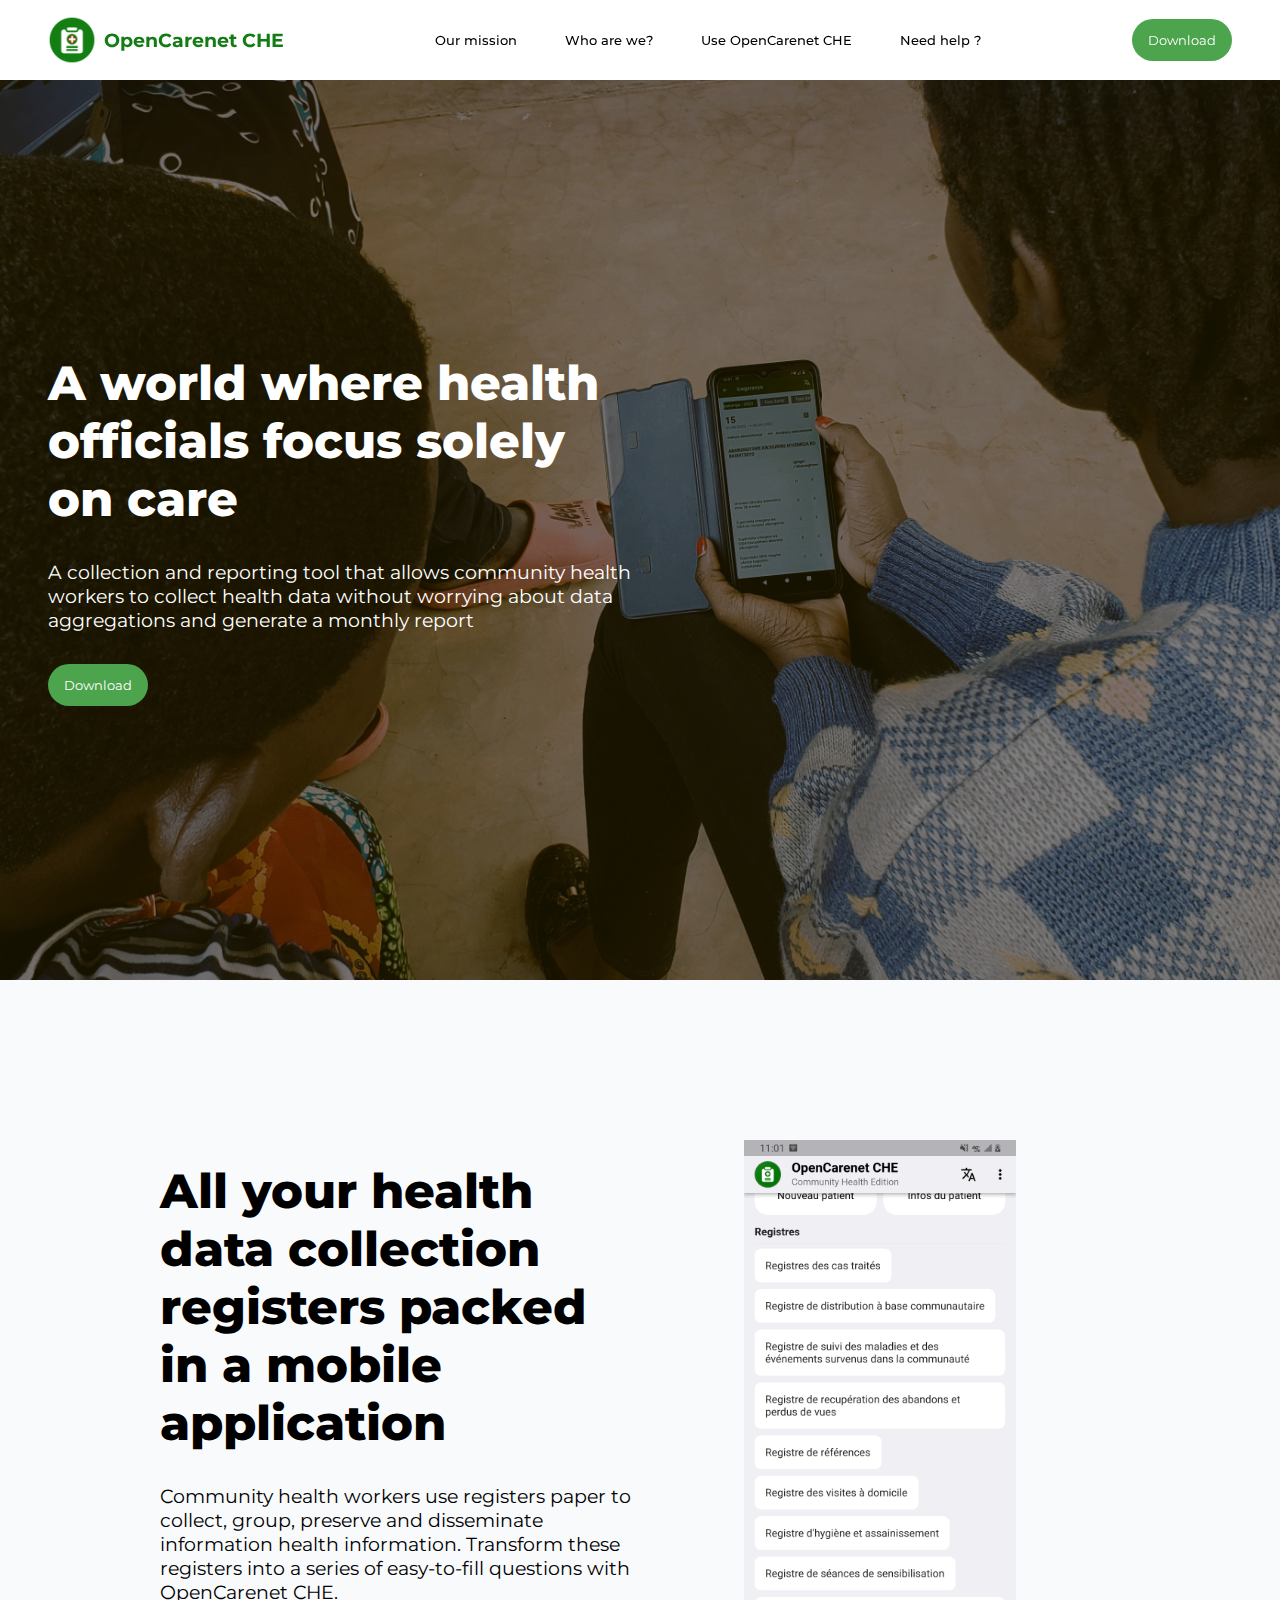
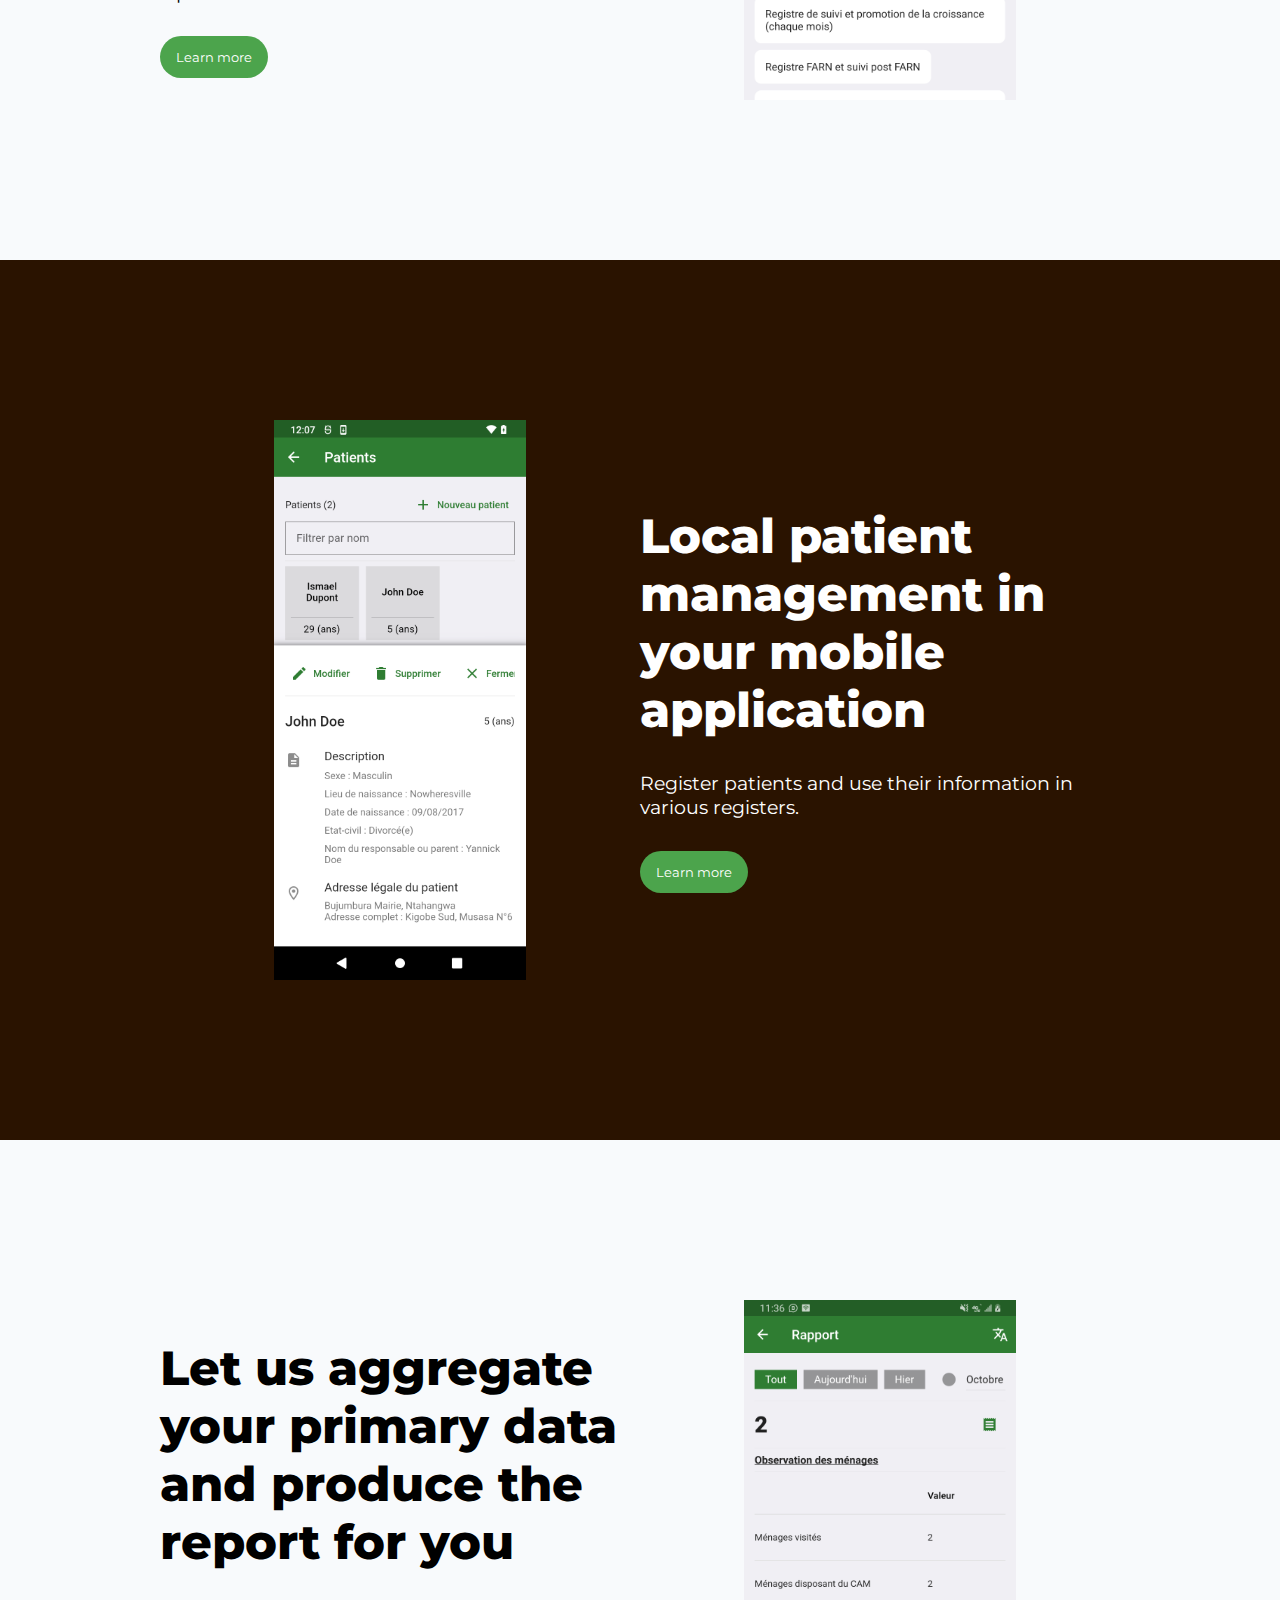
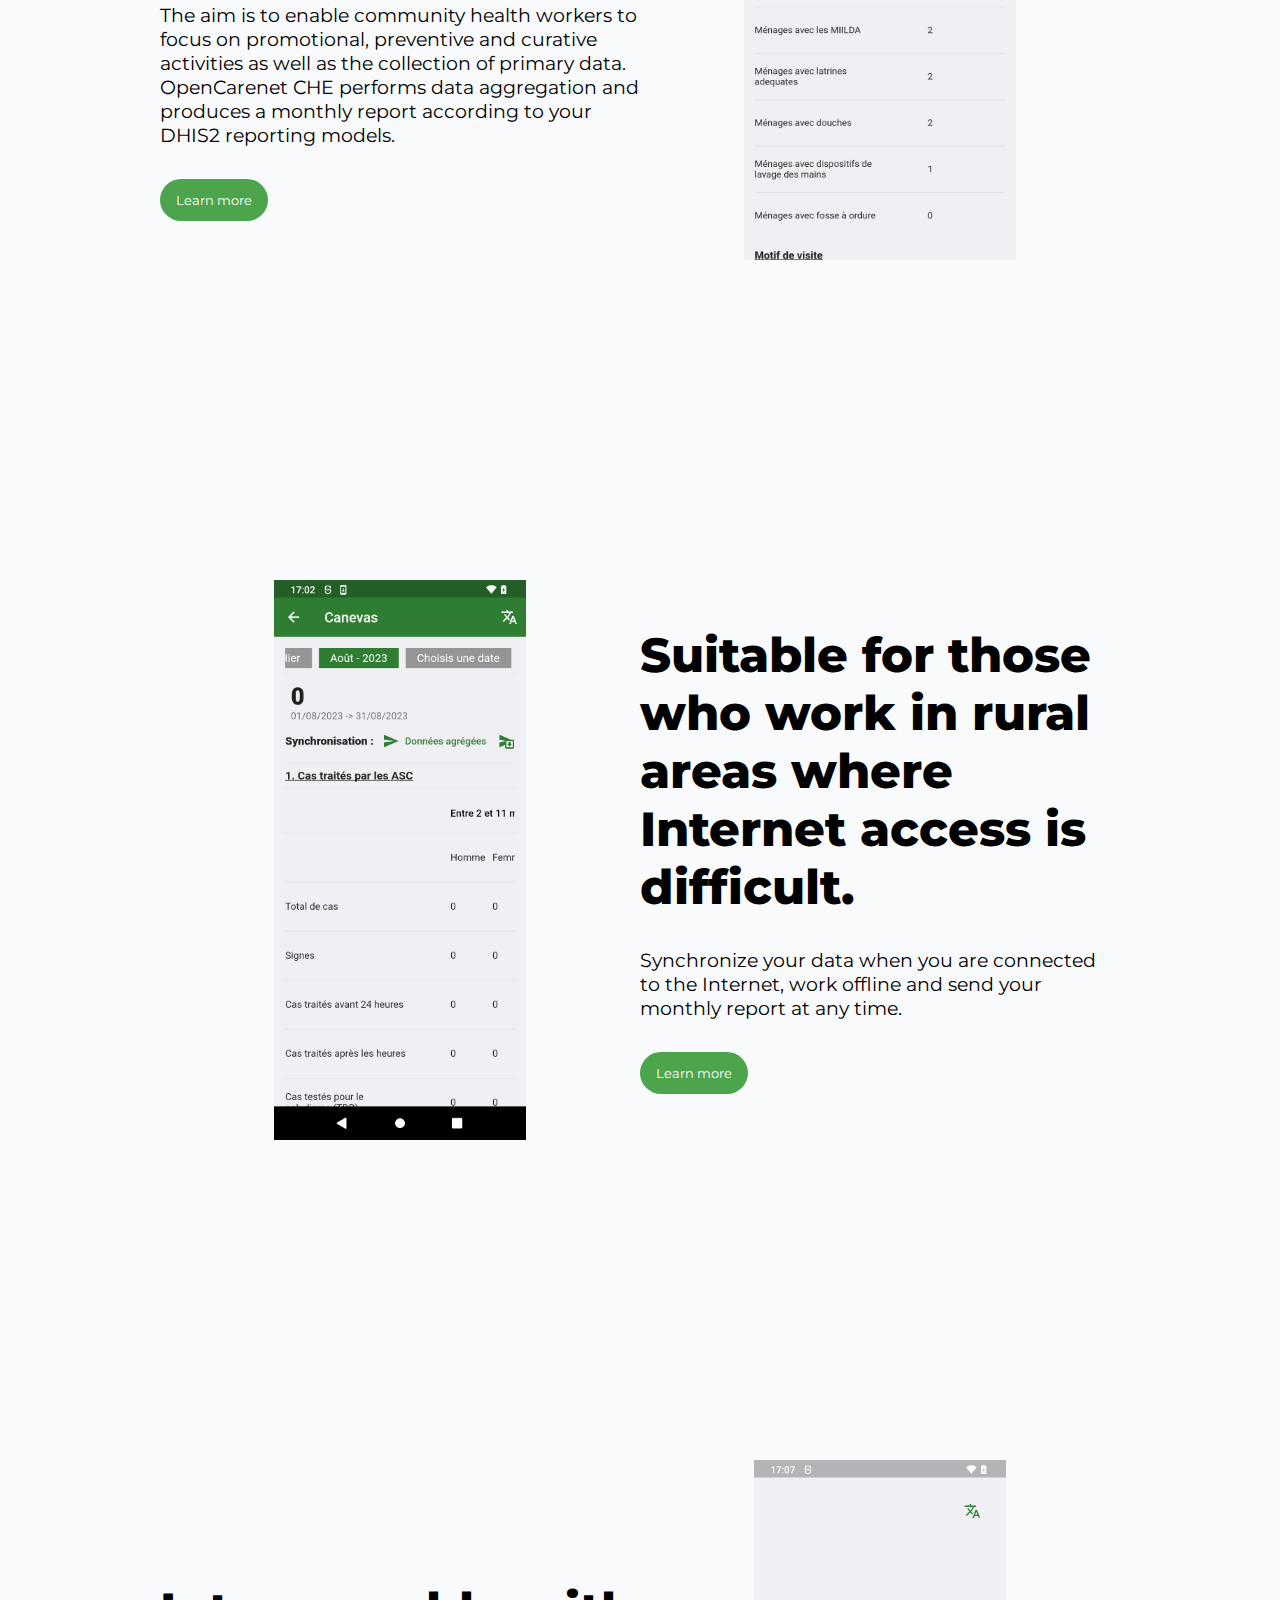
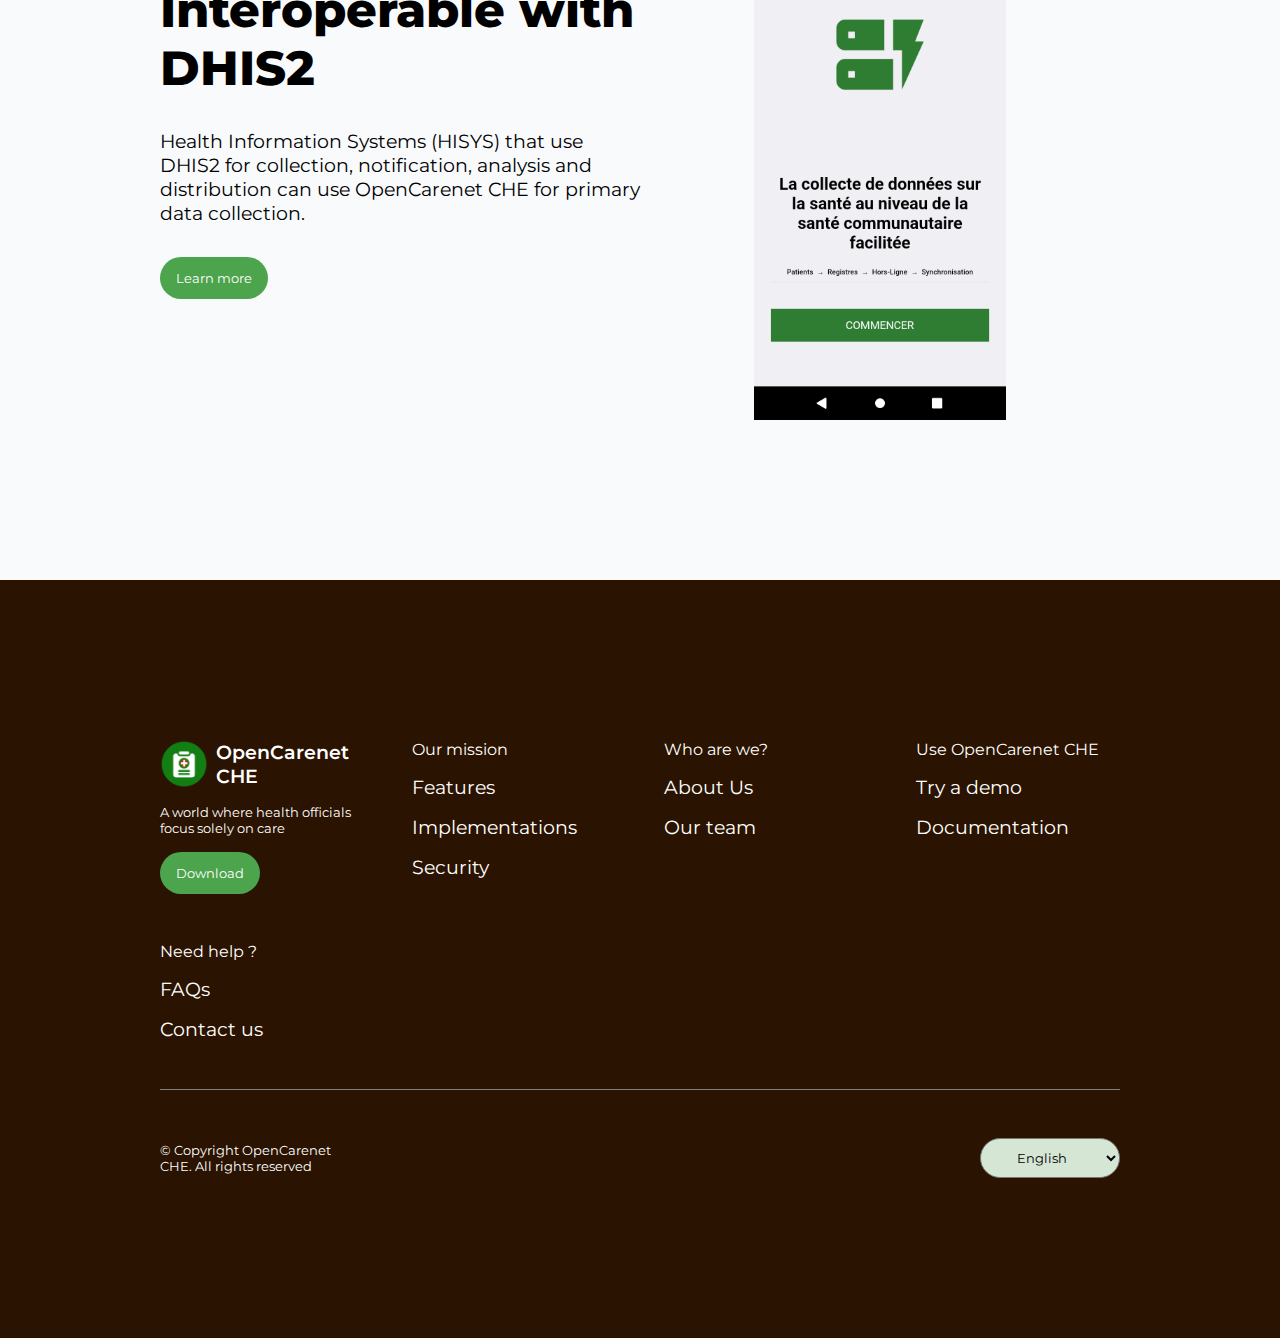
<file: index.html>
<!DOCTYPE html>
<html lang="en">
  <head>
    <title id="title">
      A world where health officials focus solely on care
    </title>
    <meta charset="UTF-8" />
    <meta name="viewport" content="width=device-width, initial-scale=1" />
    <link href="./style.css" rel="stylesheet" />
    <link
      rel="apple-touch-icon"
      sizes="180x180"
      href="./favicon/apple-touch-icon.png"
    />
    <link
      rel="icon"
      type="image/png"
      sizes="32x32"
      href="./favicon/favicon-32x32.png"
    />
    <link
      rel="icon"
      type="image/png"
      sizes="16x16"
      href="./favicon/favicon-16x16.png"
    />
    <link rel="manifest" href="./favicon/site.webmanifest" />
    <meta
      id="description"
      name="description"
      content="A world where health officials focus solely on care"
    />
    <link
      rel="stylesheet"
      href="https://cdnjs.cloudflare.com/ajax/libs/font-awesome/6.1.1/css/all.min.css"
      integrity="sha512-KfkfwYDsLkIlwQp6LFnl8zNdLGxu9YAA1QvwINks4PhcElQSvqcyVLLD9aMhXd13uQjoXtEKNosOWaZqXgel0g=="
      crossorigin="anonymous"
      referrerpolicy="no-referrer"
    />
  </head>
  <body>
    <nav id="nav"></nav>
    <div id="landingBody"></div>
    <footer id="footer"></footer>
    <script>
      localStorage.setItem("home", "/");
    </script>
    <script src="./js/logic.js" type="module"></script>
    <script src="./js/handler.js" defer type="text/javascript"></script>
  </body>
</html>
</file>
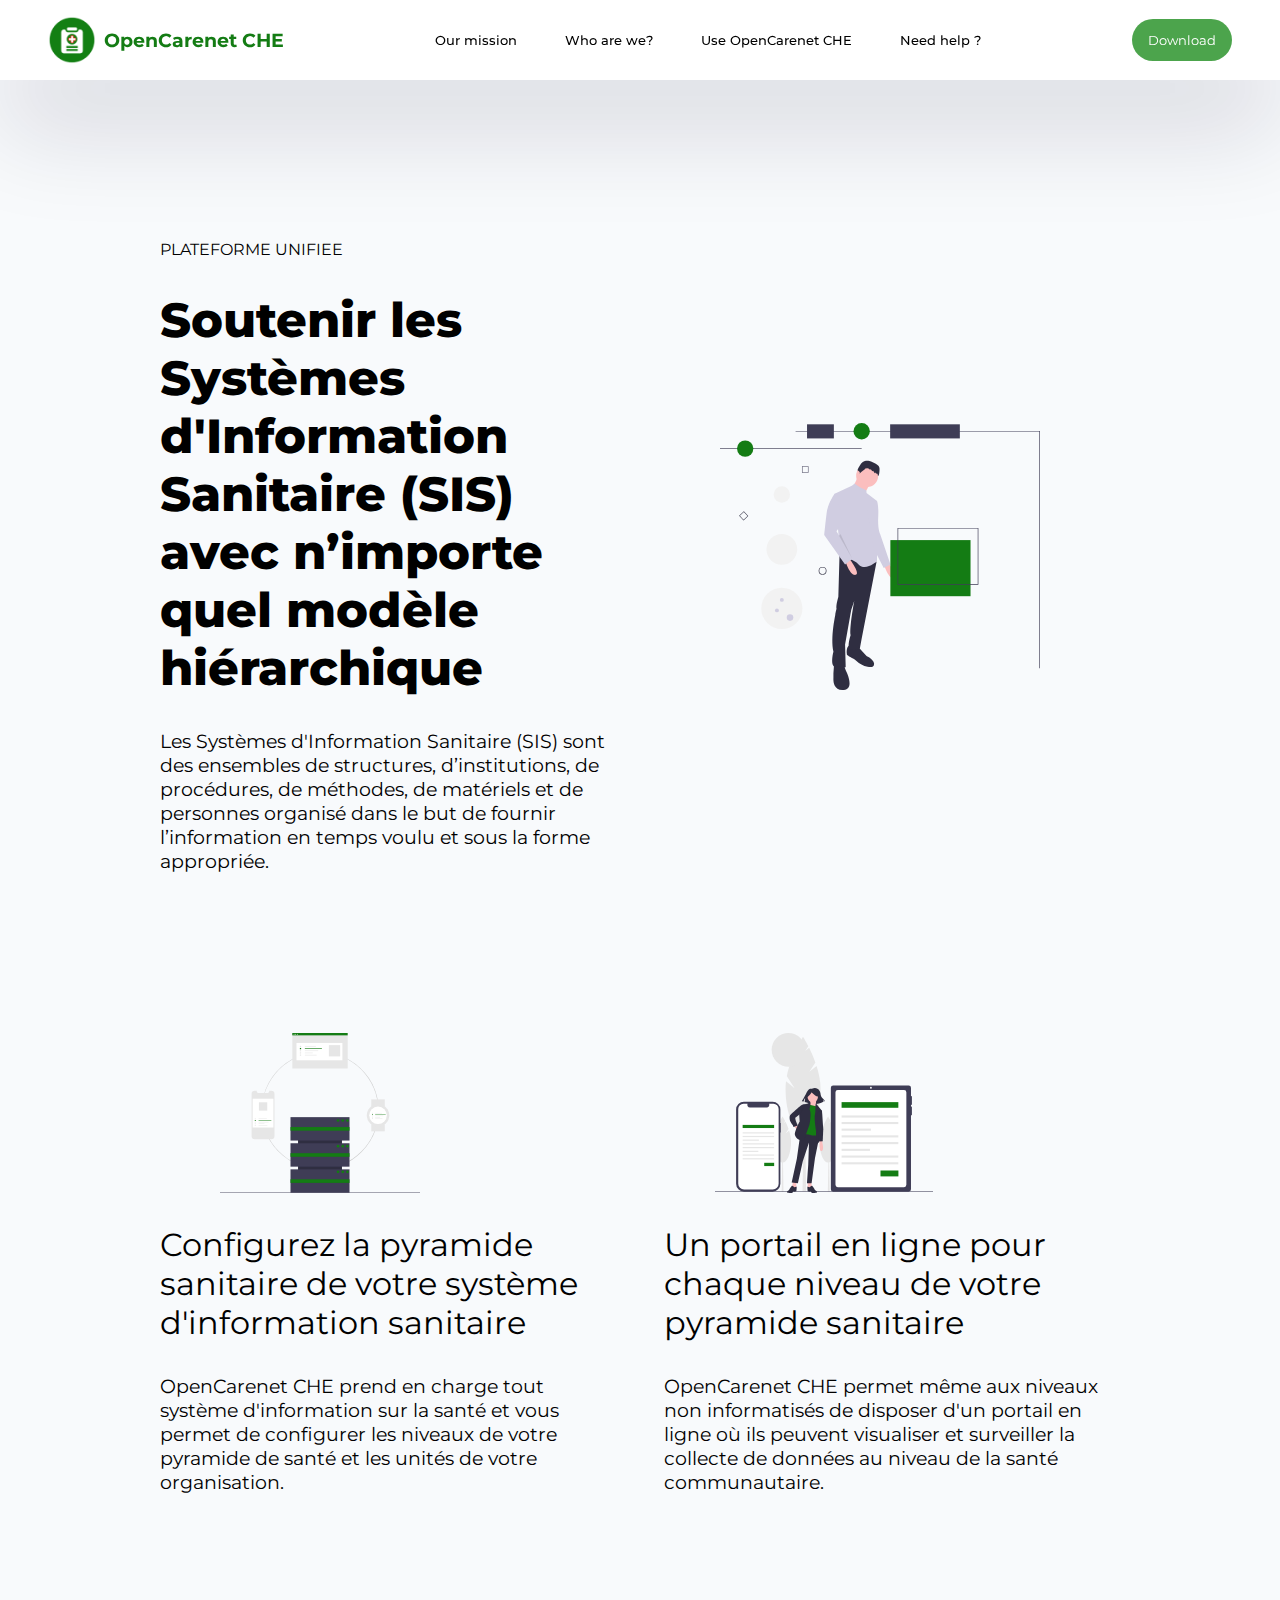
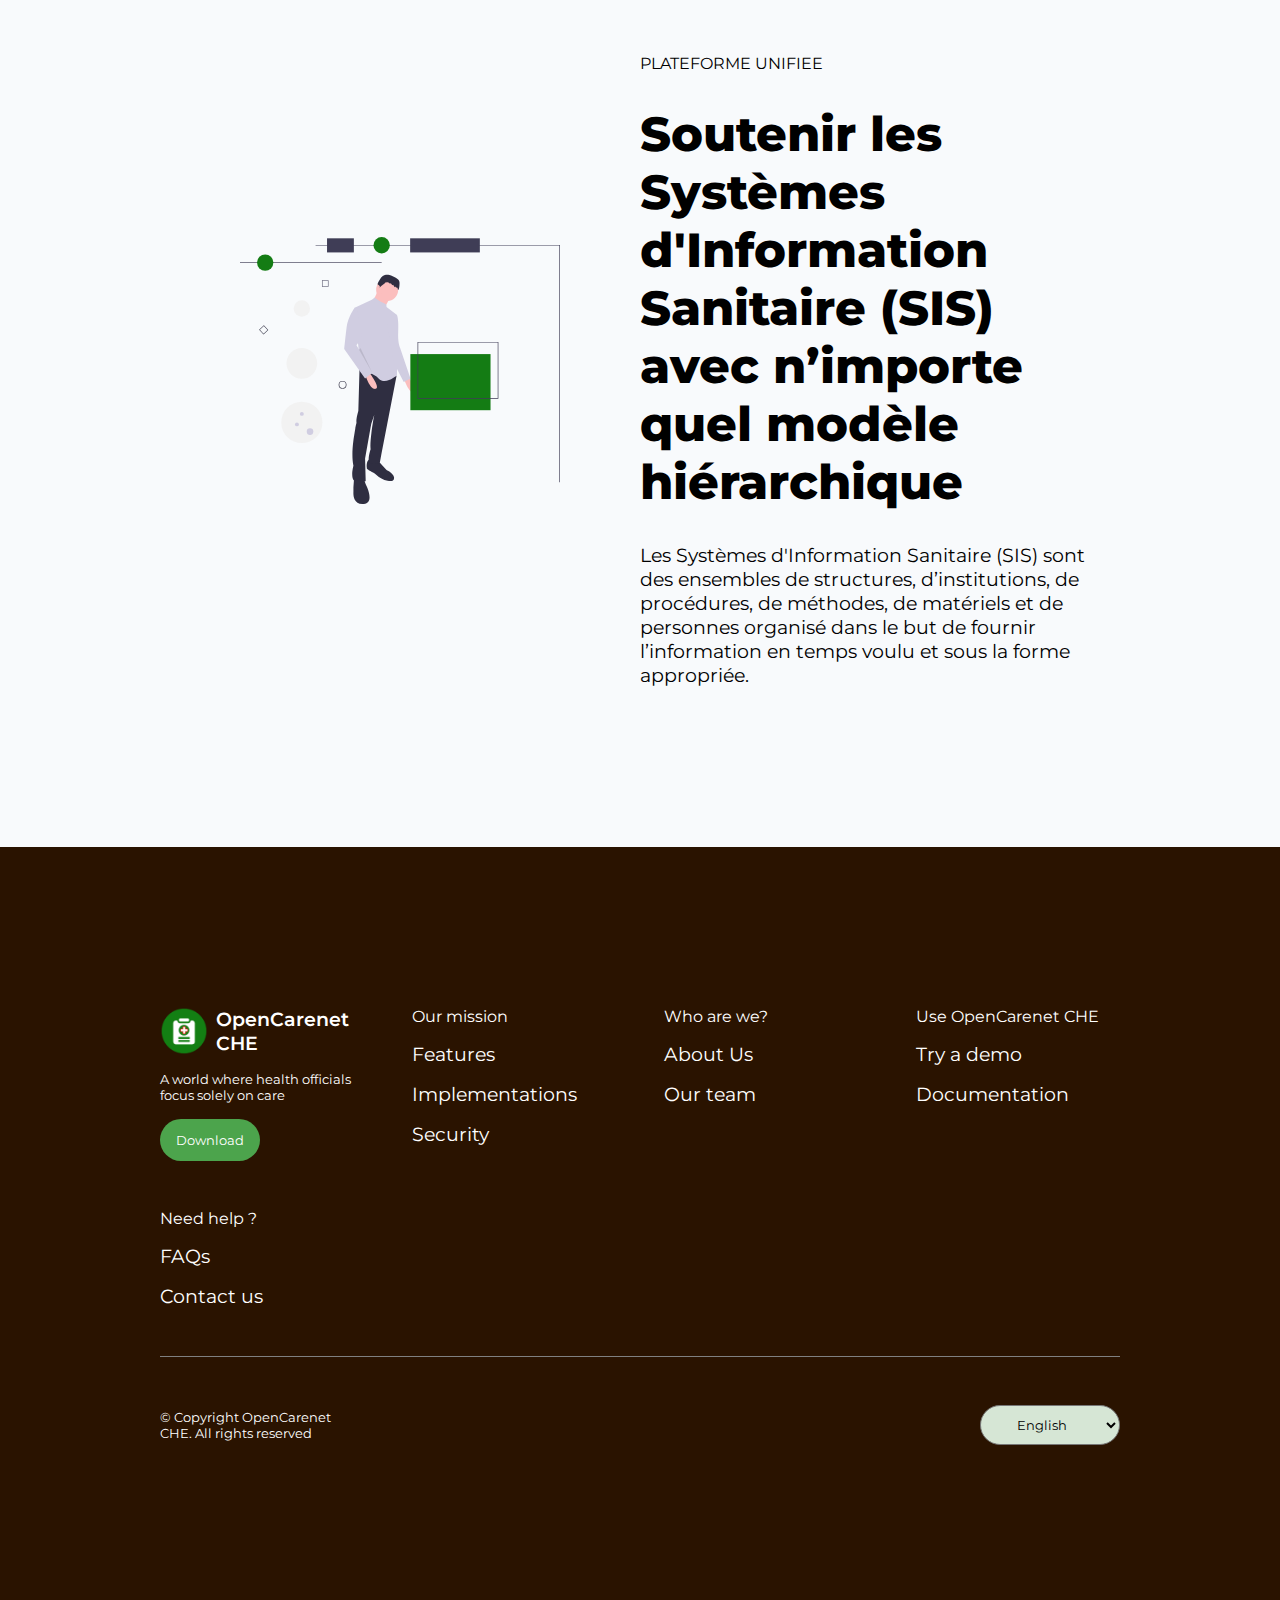
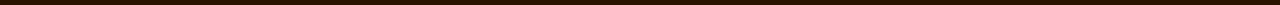
<file: features/index.html>
<!DOCTYPE html>
<html lang="en">
  <head>
    <title id="title">
      A world where health officials focus solely on care
    </title>
    <meta charset="UTF-8" />
    <meta name="viewport" content="width=device-width, initial-scale=1" />
    <link href="../style.css" rel="stylesheet" />
    <link
      rel="apple-touch-icon"
      sizes="180x180"
      href="../favicon/apple-touch-icon.png"
    />
    <link
      rel="icon"
      type="image/png"
      sizes="32x32"
      href="../favicon/favicon-32x32.png"
    />
    <link
      rel="icon"
      type="image/png"
      sizes="16x16"
      href="../favicon/favicon-16x16.png"
    />
    <link rel="manifest" href="../favicon/site.webmanifest" />
    <meta
      id="description"
      name="description"
      content="A world where health officials focus solely on care"
    />
    <link
      rel="stylesheet"
      href="https://cdnjs.cloudflare.com/ajax/libs/font-awesome/6.1.1/css/all.min.css"
      integrity="sha512-KfkfwYDsLkIlwQp6LFnl8zNdLGxu9YAA1QvwINks4PhcElQSvqcyVLLD9aMhXd13uQjoXtEKNosOWaZqXgel0g=="
      crossorigin="anonymous"
      referrerpolicy="no-referrer"
    />
  </head>
  <body>
    <nav id="nav"></nav>
    <section class="l-r-section">
      <div class="l-r-section-child l">
        <p>PLATEFORME UNIFIEE</p>
        <h1 class="large-title">
          Soutenir les Systèmes d'Information Sanitaire (SIS) avec n’importe
          quel modèle hiérarchique
        </h1>
        <p class="p-medium">
          Les Systèmes d'Information Sanitaire (SIS) sont des ensembles de
          structures, d’institutions, de procédures, de méthodes, de matériels
          et de personnes organisé dans le but de fournir l’information en temps
          voulu et sous la forme appropriée.
        </p>
      </div>
      <div class="l-r-section-child img-side">
        <img
          src="../images/undraw_circuit_sdmr.svg"
          alt="Soutenir les Les Systèmes d'Information Sanitaire (SIS) avec n’importe
          quel modèle hiérarchique"
        />
      </div>
    </section>
    <section class="l-r-section f-sided">
      <div class="l-r-section-child img-side">
        <img
          src="../images/undraw_server_cluster_jwwq.svg"
          alt="Soutenir les Les Systèmes d'Information Sanitaire (SIS) avec n’importe
      quel modèle hiérarchique"
        />
        <p class="large-subtitle">
          Configurez la pyramide sanitaire de votre système d'information
          sanitaire
        </p>
        <p class="p-medium">
          OpenCarenet CHE prend en charge tout système d'information sur la
          santé et vous permet de configurer les niveaux de votre pyramide de
          santé et les unités de votre organisation.
        </p>
      </div>
      <div class="l-r-section-child img-side">
        <img
          src="../images/undraw_mobile_devices_k1ok.svg"
          alt="Soutenir les Les Systèmes d'Information Sanitaire (SIS) avec n’importe
      quel modèle hiérarchique"
        />
        <p class="large-subtitle">
          Un portail en ligne pour chaque niveau de votre pyramide sanitaire
        </p>
        <p class="p-medium">
          OpenCarenet CHE permet même aux niveaux non informatisés de disposer
          d'un portail en ligne où ils peuvent visualiser et surveiller la
          collecte de données au niveau de la santé communautaire.
        </p>
      </div>
    </section>
    <section class="l-r-section">
      <div class="l-r-section-child img-side">
        <img
          src="../images/undraw_circuit_sdmr.svg"
          alt="Soutenir les Les Systèmes d'Information Sanitaire (SIS) avec n’importe
          quel modèle hiérarchique"
        />
      </div>
      <div class="l-r-section-child l">
        <p>PLATEFORME UNIFIEE</p>
        <h1 class="large-title">
          Soutenir les Systèmes d'Information Sanitaire (SIS) avec n’importe
          quel modèle hiérarchique
        </h1>
        <p class="p-medium">
          Les Systèmes d'Information Sanitaire (SIS) sont des ensembles de
          structures, d’institutions, de procédures, de méthodes, de matériels
          et de personnes organisé dans le but de fournir l’information en temps
          voulu et sous la forme appropriée.
        </p>
      </div>
    </section>
    <footer id="footer"></footer>
    <script>
      localStorage.setItem("home", "../");
    </script>
    <script src="../js/logic.js" type="module"></script>
    <script src="../js/handler.js" defer type="text/javascript"></script>
  </body>
</html>
</file>
<file: style.css>
@import url("https://fonts.googleapis.com/css2?family=Montserrat:ital,wght@0,100;0,200;0,300;0,400;0,500;0,600;0,700;0,800;0,900;1,100;1,200;1,300;1,400;1,500;1,600;1,700;1,800;1,900&display=swap");

* {
  margin: 0;
  padding: 0;
  box-sizing: border-box;
  zoom: 1;
  font-family: "Montserrat", sans-serif;
}

:root {
  --red: #f70907;
  --green: #147c14;
  --greenLight: #69ad69;
  --greenWhite: #d6e6d5;
  --greenAccent: #4ca44c;
  --card: white;
  --bgColor: rgb(248, 250, 252);
  --text: #424242;
  --title: black;
  --inverse: rgb(42, 19, 0);
  --highlight: white;
}

.section-title {
  padding: 1rem 0rem;
  border-bottom: 0.1rem solid var(--text);
  color: var(--title);
  text-transform: uppercase;
}

a {
  text-decoration: none;
  color: var(--green);
}

.large-title {
  font-size: clamp(2.3rem, 1.595rem + 2.76vw, 3rem);
}

.headline1 {
  font-size: clamp(1.5rem, 1rem + 1.8vw, 2.5rem);
}

.large-subtitle {
  font-size: clamp(1rem, 0.5856rem + 2.21vw, 2rem);
}

.p-error {
  color: var(--error);
}

.p-success {
  color: var(--green);
}

.text-close {
  display: flex;
  align-items: flex-start;
}

.light {
  font-weight: lighter;
}

body {
  width: 100%;
  height: auto;
  display: flex;
  flex-direction: column;
  background-color: var(--bgColor);
  overflow-x: hidden;
  position: relative;
}

.section-title {
  padding: 1rem 0rem;
  border-bottom: 0.1rem solid var(--text);
  color: var(--title);
  text-align: center;
  text-transform: uppercase;
}

.p-medium {
  font-size: clamp(1rem, 1.2rem, 2rem);
}

.flex {
  display: flex;
  flex-direction: row;
  align-items: center;
}

.column-gap-middle {
  column-gap: 0.8rem;
}

nav {
  display: flex;
  width: 100%;
  background-color: var(--card);
  align-items: center;
  padding: 1rem 3rem;
  position: sticky;
  top: 0;
  z-index: 5000;
  box-shadow: rgba(17, 12, 46, 0.15) 0px 48px 100px 0px;
  column-gap: 1rem;
}

.logo {
  display: flex;
  column-gap: 0.5rem;
  align-items: center;
}

.logo img {
  height: 3rem;
  width: 3rem;
}

.logo .p-medium {
  font-weight: 700;
  color: var(--green);
  white-space: nowrap;
}

.nav-menu {
  width: 100%;
  display: flex;
  align-items: center;
  justify-content: center;
  column-gap: 3rem;
  font-size: small;
  transform: scaleX(1);
}

#nav-icon {
  display: none;
}

.nav-menu a {
  color: black;
  font-weight: 500;
}

.nav-menu .nav-header {
  display: none;
}

.a-buttoned {
  background-color: var(--greenAccent);
  color: white;
  padding: 0.8rem 1rem;
  white-space: nowrap;
  font-size: small;
  border-radius: 2rem;
  width: -moz-fit-content;
  width: fit-content;
}

#landing {
  width: 100%;
  height: 100vh;
  display: flex;
  flex-direction: column;
  position: relative;
}

#landing img {
  width: 100%;
  height: 100%;
  object-fit: cover;
}

.curtain {
  height: 100%;
  width: 100%;
  display: flex;
  flex-direction: column;
  justify-content: center;
  position: absolute;
  background-color: rgba(0, 0, 0, 0.5);
  padding: 0 3rem;
  row-gap: 2rem;
}

.curtain h1,
.curtain p {
  width: 50%;
  color: white;
}

.curtain h1 {
  font-weight: 800;
}

.l-r-section {
  width: 100%;
  height: auto;
  padding: 10rem;
  display: flex;
  align-items: center;
}

.l-r-section-child .large-title {
  font-weight: 800;
}

.l-r-section-colored {
  background-color: var(--inverse);
}

.l-r-section-colored h1,
.l-r-section-colored p {
  color: white;
}

.l-r-section-child {
  width: 100%;
  display: flex;
  flex-direction: column;
  row-gap: 2rem;
}

.img-side {
  align-items: center;
}

.l-r-section-child img {
  height: 35rem;
  width: 20rem;
  object-fit: contain;
  align-items: center;
}

footer {
  width: 100%;
  display: flex;
  flex-direction: column;
  padding: 10rem;
  background-color: var(--inverse);
}

.f-menu {
  width: 100%;
  display: grid;
  grid-template-columns: repeat(auto-fill, minmax(12rem, 1fr));
  grid-auto-flow: row;
  grid-auto-rows: auto;
  align-items: flex-start;
  grid-gap: 3rem;
}

.footer-item {
  display: flex;
  flex-direction: column;
  row-gap: 1rem;
}

.footer-item p {
  color: white;
}

.f-menu .p-medium, .nav-header .logo .p-medium {
  white-space: unset;
}

.f-menu .logo .p-medium {
  color: white;
  font-weight: 600;
}

.descr {
  font-size: smaller;
}

.footer-item a {
  color: white;
}

.f-closer {
  border-top: 0.01rem solid gray;
  margin-top: 3rem;
  padding-top: 3rem;
  display: flex;
  align-items: center;
  justify-content: space-between;
  column-gap: 1rem;
  width: 100%;
}

.f-closer .social-medias {
  width: 100%;
  display: flex;
  align-items: center;
  justify-content: center;
  column-gap: 2rem;
}

.f-closer .social-medias i {
  font-size: 2rem;
  color: var(--greenWhite);
}

.f-closer p {
  font-size: smaller;
  color: white;
}

#locale-changer {
  height: 2.5rem;
  padding: 0rem 2rem;
  border-radius: 3rem;
  background-color: var(--greenWhite);
}

.f-sided {
  padding: 0 10rem;
  align-items: flex-start !important;
  column-gap: 3rem;
}

.f-sided .img-side{
  align-items: flex-start;
  padding: 0;
}

.f-sided .img-side img{
  padding: 0;
  margin: 0;
  height:  10rem;
}


@media screen and (max-width: 1025px) {
  .nav-menu {
    transform: scaleX(1);
  }
}


@media screen and (max-width: 1024px) {

  nav {
    padding: .5rem 1.5rem;
    justify-content: space-between;

  }

  #nav-icon, .nav-header i {
    display: block;
    color: var(--green);
    font-size: 1.5rem;
    cursor: pointer;
  }



  nav .a-buttoned {
    display: none;
  }

  .nav-menu {
    position: fixed;
    background-color: var(--card);
    top: 0;
    right: 0;
    width: 20rem;
    flex-direction: column;
    row-gap: 2rem;
    align-items: flex-start;
    justify-content: flex-start;
    padding: 2rem 1.5rem;
    box-shadow: rgba(50, 50, 93, 0.25) 0px 30px 60px -12px, rgba(0, 0, 0, 0.3) 0px 18px 36px -18px;
    transform: scaleX(0);
    transform-origin: right;
    transition: transform 0.3s ease;
    height: 100vh;
    min-height: 100vh;
    z-index: 2000;
  }


  .nav-menu .nav-header {
    display: flex;
    justify-content: space-between;
    width: 100%;
    column-gap: 1rem;
    align-items: center;
  }

  #landing {
    height: 100vh;
  }

  .curtain {
    padding: 0 2rem;
  }

  .curtain h1,
  .curtain p {
    width: 100%;
    color: white;
  }

  .l-r-section {
    flex-direction: column;
    padding: 4rem 2rem;
    row-gap: 4rem;
    align-items: center;
  }

  .l-r-section-child .large-title {
    font-weight: 600;
    width: 90%;
    font-size: 2rem;
  }

  .l-r-section-child {
    width: 100%;
    display: flex;
    flex-direction: column;
    row-gap: 2rem;
  }

  .col-reversed {
    flex-direction: column-reverse;
  }

  .l-r-section-child img {
    box-shadow: rgba(149, 157, 165, 0.2) 0px 8px 24px;
    height: 25rem;
    width: 15rem;
  }

  footer {
    padding: 4rem 2rem;
  }

  .f-closer {
    flex-direction: column;
    row-gap: 2.5rem;
    text-align: center;
  }

}
</file>
